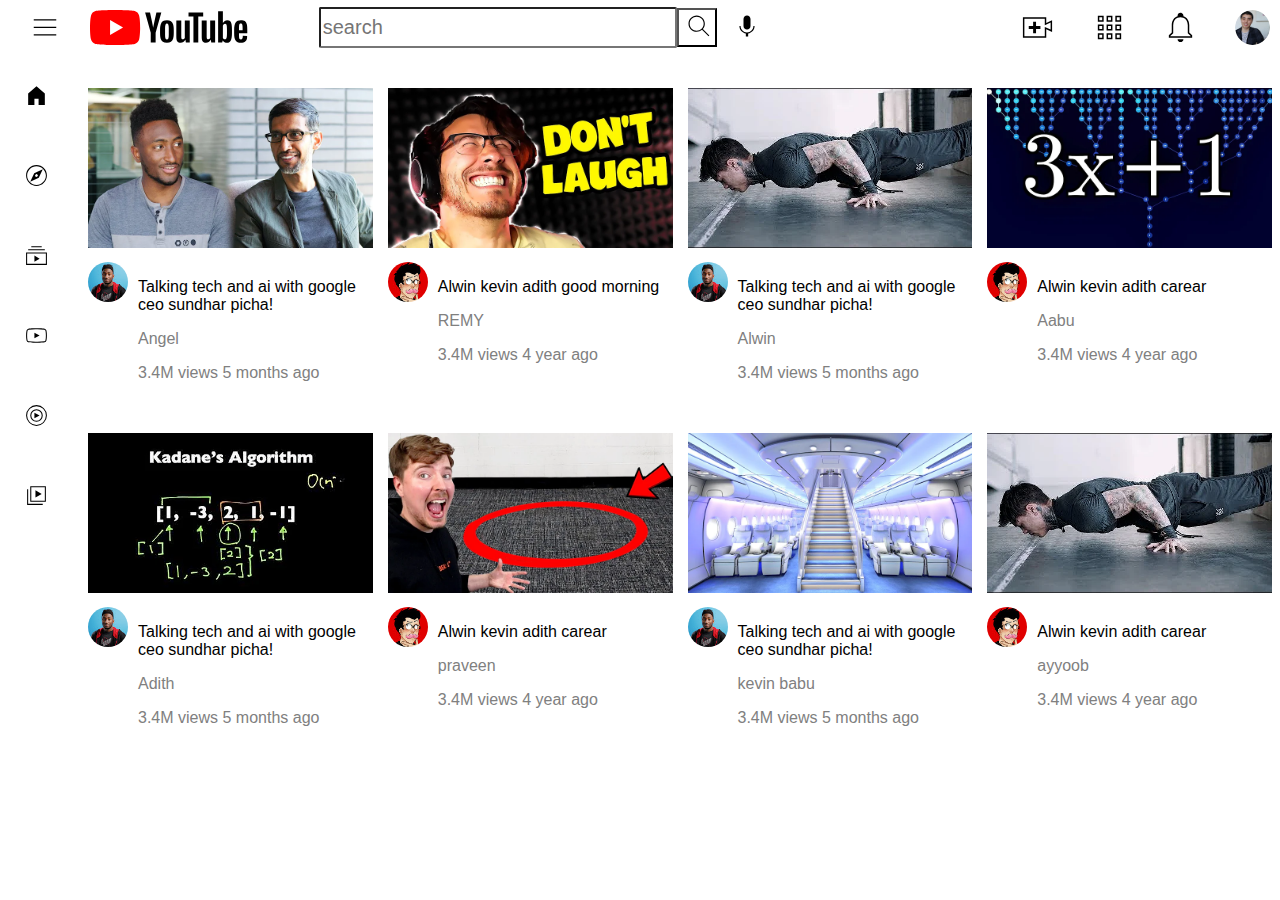
<file: index.html>
<!DOCTYPE html>
<html lang="en">
<head>
    <link href="style.css" type="text/css" rel="stylesheet">
    <meta charset="UTF-8">
    <meta name="viewport" content="width=device-width, initial-scale=1.0">
    <title>youtube .com kev</title>
  </head>
      <body>


     <div class="header">


     <div class="left-section"> 
      <img class="threebar-menu" src="images.yt/hamburger-menu.svg" >
      <img class="yt-logo" src="images.yt/youtube-logo.svg" >
     </div>
     <div class="middle-section"> 
        <input class="search-bar" type="text" placeholder="search">

      <button class="search-button">
        <img class="search-bar-logo" src="images.yt/search.svg" >
      </button >
      <button class="voice-search-button">
       <img class="voice-search-logo" src="images.yt/voice-search-icon.svg">
      </button>
     </div>
      <div class="right-section"> 
       <img class="upload-logo" src="images.yt/upload.svg" >
       <img class="apps-logo" src="images.yt/youtube-apps.svg">
       <img class="noification-logo" src="images.yt/notifications.svg" >
       <img class="my-pic" src="images.yt/my-channel.jpeg" >
      </div>


    </div>

    <div class="sidebar">
        <div class="sidebarlink">
            <img src="images.yt/home.svg" >
        </div>
        <div class="sidebarlink">
            <img src="images.yt/explore.svg">
        </div>
        <div class="sidebarlink">
            <img src="images.yt/subscriptions.svg">
        </div>
        <div class="sidebarlink">
            <img src="images.yt/originals.svg">
        </div>
        <div class="sidebarlink">
            <img src="images.yt/youtube-music.svg">
        </div>
        <div class="sidebarlink">
            <img src="images.yt/library.svg" >
        </div>

    </div>
    

<div class="vdo1-grid">

    <div class="vdo1-prew">
        <div class="vdo1-row">
            <img class="image1" src="images.yt/thumbnail-1.webp" >
        </div>

        <div class="vdo1-text-info">
            <div class="vdo1-profilebox">
                <img class="vdo1-profileround" src="images.yt/channel-1.jpeg">
            </div>

            <div class="vdo1-info">
                <p class="vdo1-title">
                    Talking tech and ai with google ceo sundhar picha!
                  </p>
              
                  <p class="vdo1-onr">
                   Angel
                  </p>
              
                  <p class="vdo1-sts">
                   3.4M views 5 months ago
                  </p>
            </div>
            
            
        </div>

        
    </div> 
    
    
    <div class="vdo1-prew">
        <div class="vdo1-row">
            <img class="image1" src="images.yt/thumbnail-2.webp" >
        </div>

        <div class="vdo1-text-info">
            <div class="vdo1-profilebox">
                <img class="vdo1-profileround" src="images.yt/channel-2.jpeg">
            </div>

            <div class="vdo1-info">
                <p class="vdo1-title">
                    Alwin kevin adith good morning
                  </p>
              
                  <p class="vdo1-onr">
                   REMY
                  </p>
              
                  <p class="vdo1-sts">
                   3.4M views 4 year ago
                  </p>
            </div>
            
            
        </div>

        
    </div>

    
    <div class="vdo1-prew">
        <div class="vdo1-row">
            <img class="image1" src="images.yt/thumbnail-9.webp" >
        </div>

        <div class="vdo1-text-info">
            <div class="vdo1-profilebox">
                <img class="vdo1-profileround" src="images.yt/channel-1.jpeg">
            </div>

            <div class="vdo1-info">
                <p class="vdo1-title">
                    Talking tech and ai with google ceo sundhar picha!
                  </p>
              
                  <p class="vdo1-onr">
                   Alwin
                  </p>
              
                  <p class="vdo1-sts">
                   3.4M views 5 months ago
                  </p>
            </div>
            
            
        </div>

        
    </div> 
    
    
    <div class="vdo1-prew">
        <div class="vdo1-row">
            <img class="image1" src="images.yt/thumbnail-4.webp" >
        </div>

        <div class="vdo1-text-info">
            <div class="vdo1-profilebox">
                <img class="vdo1-profileround" src="images.yt/channel-2.jpeg">
            </div>

            <div class="vdo1-info">
                <p class="vdo1-title">
                    Alwin kevin adith carear
                  </p>
              
                  <p class="vdo1-onr">
                   Aabu
                  </p>
              
                  <p class="vdo1-sts">
                   3.4M views 4 year ago
                  </p>
            </div>
            
            
        </div>

        
    </div>

    <div class="vdo1-prew">
        <div class="vdo1-row">
            <img class="image1" src="images.yt/thumbnail-5.webp" >
        </div>

        <div class="vdo1-text-info">
            <div class="vdo1-profilebox">
                <img class="vdo1-profileround" src="images.yt/channel-1.jpeg">
            </div>

            <div class="vdo1-info">
                <p class="vdo1-title">
                    Talking tech and ai with google ceo sundhar picha!
                  </p>
              
                  <p class="vdo1-onr">
                   Adith
                  </p>
              
                  <p class="vdo1-sts">
                   3.4M views 5 months ago
                  </p>
            </div>
            
            
        </div>

        
    </div> 
    
    
    <div class="vdo1-prew">
        <div class="vdo1-row">
            <img class="image1" src="images.yt/thumbnail-6.webp" >
        </div>

        <div class="vdo1-text-info">
            <div class="vdo1-profilebox">
                <img class="vdo1-profileround" src="images.yt/channel-2.jpeg">
            </div>

            <div class="vdo1-info">
                <p class="vdo1-title">
                    Alwin kevin adith carear
                  </p>
              
                  <p class="vdo1-onr">
                   praveen
                  </p>
              
                  <p class="vdo1-sts">
                   3.4M views 4 year ago
                  </p>
            </div>
            
            
        </div>

        
    </div>

    <div class="vdo1-prew">
        <div class="vdo1-row">
            <img class="image1" src="images.yt/thumbnail-8.webp" >
        </div>

        <div class="vdo1-text-info">
            <div class="vdo1-profilebox">
                <img class="vdo1-profileround" src="images.yt/channel-1.jpeg">
            </div>

            <div class="vdo1-info">
                <p class="vdo1-title">
                    Talking tech and ai with google ceo sundhar picha!
                  </p>
              
                  <p class="vdo1-onr">
                   kevin babu
                  </p>
              
                  <p class="vdo1-sts">
                   3.4M views 5 months ago
                  </p>
            </div>
            
            
        </div>

        
    </div> 
    
    
    <div class="vdo1-prew">
        <div class="vdo1-row">
            <img class="image1" src="images.yt/thumbnail-9.webp" >
        </div>

        <div class="vdo1-text-info">
            <div class="vdo1-profilebox">
                <img class="vdo1-profileround" src="images.yt/channel-2.jpeg">
            </div>

            <div class="vdo1-info">
                <p class="vdo1-title">
                    Alwin kevin adith carear
                  </p>
              
                  <p class="vdo1-onr">
                   ayyoob
                  </p>
              
                  <p class="vdo1-sts">
                   3.4M views 4 year ago
                  </p>
            </div>
            
            
        </div>

        
    </div>

</div>

    

    
</body>
</html>
</file>
<file: style.css>
body{
    padding-top: 80px;
   padding-left: 80px;
}

.vdo1-grid{
    display: grid;
    grid-template-columns: 1fr 1fr 1fr 1fr ;
    column-gap: 15px;
    row-gap: 35px;

}

.image1{
    width: 100%;
    
}
.vdo1-row{
    margin-bottom: 10px;
}


.vdo1-text-info{
    display: grid;
    grid-template-columns: 50px 1fr;

}
.vdo1-title{
    font-family: Arial, Helvetica, sans-serif;
}

.vdo1-onr{
  color: gray; 
  font-family: Arial, Helvetica, sans-serif;
}

.vdo1-sts{
    color: gray; 
    font-family: Arial, Helvetica, sans-serif;  
}


.vdo1-profileround{
    width: 80%;
    border-radius: 50px;
}
 
.sidebar{
    position: fixed;
    top: 55px;
    left: 0;
    bottom: 0;
    width: 72px;

}
.sidebarlink{
   height: 80px;
   display: flex;
    justify-content: center;
    align-items: center;
  
}
.sidebarlink:hover{
background-color: lightgrey;
}
.sidebar img {
    height: 25px;
    
}

.header{
    height: 55px;
    display: flex;
    flex-direction: row;
    justify-content: space-between;
    position: fixed;
    background-color: white;
    right:0 ;
    left: 0;
    top:0;

}


.left-section{

    display: flex;
    align-items: center;
   
}
.threebar-menu{
    height: 30px;
    margin-right: 30px;
    margin-left: 30px;
}
.yt-logo{
    height:35px;
}



.middle-section{
    flex: 1;
    max-width: 650px;
    margin-right: 50px;
    margin-left: 70px;
    display: flex;
    align-items: center;
  
}
.search-bar{
    font-size: 20px;
    height:35px ;
    width: 350px;
   border-radius: 2px;
    
    
}
.search-button{
    width: 40px;
    height: 39px; 
    background-color: white;
    margin-right: 10px;
}
.voice-search-button{
    width: 40px;
    height: 39px; 
    background-color: white;
    border-radius: 20px;
    border: none;

}
.voice-search-logo{
    
    height: 28px; 
    background-color: white;
    

}
.search-bar-logo{
    
    height: 28px; 
}




.right-section{
   
    width: 260px;
    display: flex;
    align-items: center;
   justify-content: space-between;
}
.upload-logo{
    height: 35px;
}
.apps-logo{
    height: 35px;
}
.noification-logo{
    height: 35px;
}
.my-pic{
  height: 35px;
  border-radius:50% ;
  margin-right: 10px;
  
}
</file>
